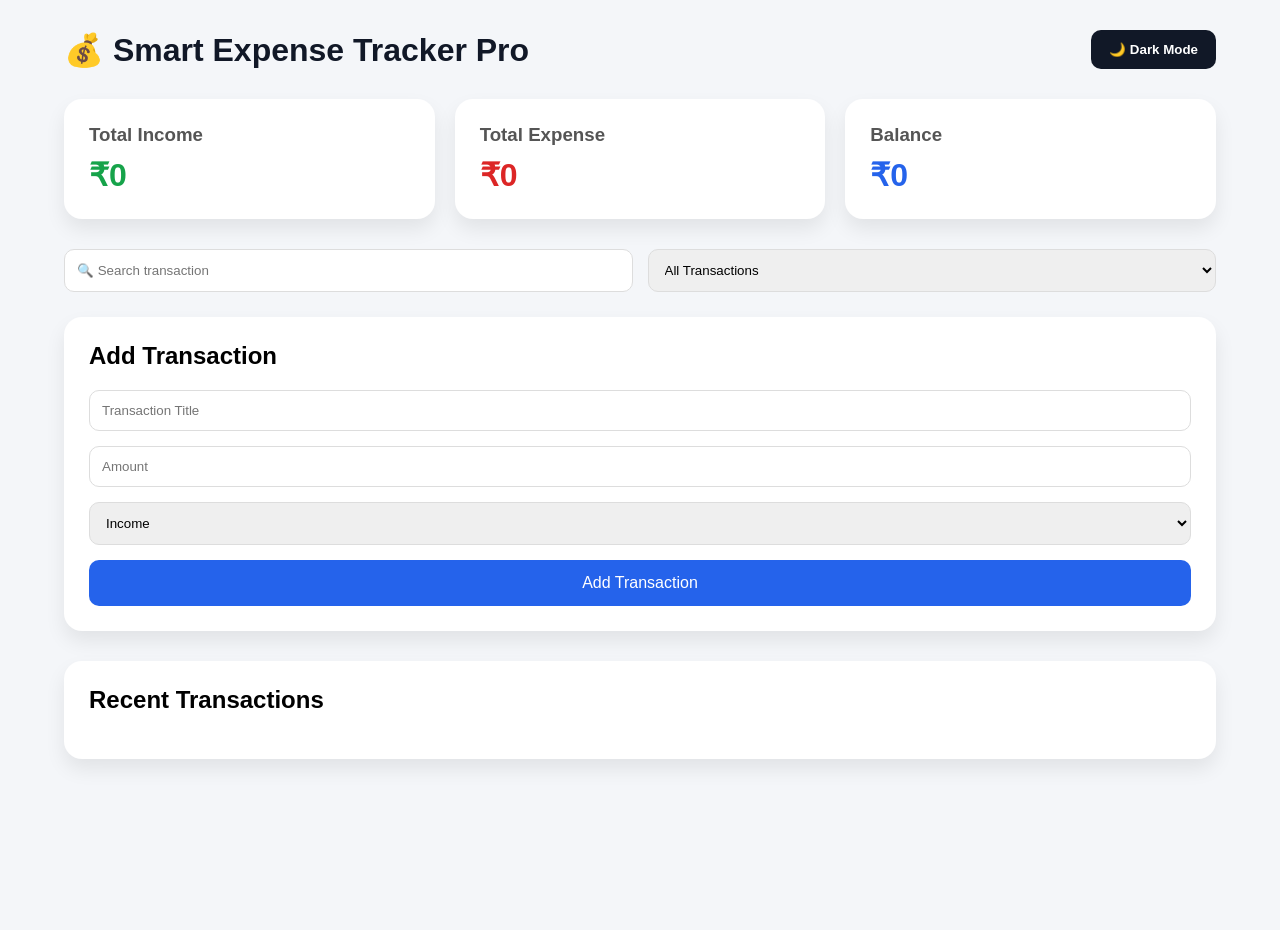
<file: index.html>
<!DOCTYPE html>
<html lang="en">

<head>

    <meta charset="UTF-8">

    <meta name="viewport"
        content="width=device-width, initial-scale=1.0">

    <title>Smart Expense Tracker Pro</title>

    <link rel="stylesheet" href="style.css">

</head>

<body>

    <div class="container">

        <header>

            <h1>💰 Smart Expense Tracker Pro</h1>

            <button id="themeBtn">
                🌙 Dark Mode
            </button>

        </header>

        <div class="dashboard">

            <div class="card income-card">

                <h3>Total Income</h3>

                <p id="income">
                    ₹0
                </p>

            </div>

            <div class="card expense-card">

                <h3>Total Expense</h3>

                <p id="expense">
                    ₹0
                </p>

            </div>

            <div class="card balance-card">

                <h3>Balance</h3>

                <p id="balance">
                    ₹0
                </p>

            </div>

        </div>

        <div class="controls">

            <input
                type="text"
                id="search"
                placeholder="🔍 Search transaction">

            <select id="filter">

                <option value="All">
                    All Transactions
                </option>

                <option value="Income">
                    Income
                </option>

                <option value="Expense">
                    Expense
                </option>

            </select>

        </div>

        <div class="form-section">

            <h2>Add Transaction</h2>

            <input
                type="text"
                id="title"
                placeholder="Transaction Title">

            <input
                type="number"
                id="amount"
                placeholder="Amount">

            <select id="type">

                <option value="Income">
                    Income
                </option>

                <option value="Expense">
                    Expense
                </option>

            </select>

            <button id="addBtn">
                Add Transaction
            </button>

        </div>

        <div class="transaction-section">

            <h2>Recent Transactions</h2>

            <ul id="transactionList">

            </ul>

        </div>

    </div>

    <script src="script.js"></script>

</body>

</html>
</file>
<file: style.css>
*{
    margin:0;
    padding:0;
    box-sizing:border-box;
    font-family:'Segoe UI',sans-serif;
}

body{
    background:#f4f6f9;
    min-height:100vh;
}

.container{
    width:90%;
    max-width:1200px;
    margin:30px auto;
}

header{
    display:flex;
    justify-content:space-between;
    align-items:center;
    margin-bottom:30px;
}

header h1{
    color:#111827;
}

#themeBtn{
    padding:12px 18px;
    border:none;
    border-radius:10px;
    cursor:pointer;
    background:#111827;
    color:white;
    font-weight:bold;
}

.dashboard{
    display:grid;
    grid-template-columns:repeat(auto-fit,minmax(250px,1fr));
    gap:20px;
    margin-bottom:30px;
}

.card{
    background:white;
    padding:25px;
    border-radius:18px;
    box-shadow:0 10px 20px rgba(0,0,0,0.08);
}

.card h3{
    margin-bottom:10px;
    color:#555;
}

.card p{
    font-size:32px;
    font-weight:bold;
}

.income-card p{
    color:#16a34a;
}

.expense-card p{
    color:#dc2626;
}

.balance-card p{
    color:#2563eb;
}

.controls{
    display:flex;
    gap:15px;
    margin-bottom:25px;
}

.controls input,
.controls select{
    flex:1;
    padding:12px;
    border:1px solid #ddd;
    border-radius:10px;
}

.form-section{
    background:white;
    padding:25px;
    border-radius:18px;
    box-shadow:0 10px 20px rgba(0,0,0,0.08);
    margin-bottom:30px;
}

.form-section h2{
    margin-bottom:20px;
}

.form-section input,
.form-section select{
    width:100%;
    padding:12px;
    margin-bottom:15px;
    border:1px solid #ddd;
    border-radius:10px;
}

#addBtn{
    width:100%;
    padding:14px;
    border:none;
    border-radius:10px;
    background:#2563eb;
    color:white;
    font-size:16px;
    cursor:pointer;
}

#addBtn:hover{
    background:#1d4ed8;
}

.transaction-section{
    background:white;
    padding:25px;
    border-radius:18px;
    box-shadow:0 10px 20px rgba(0,0,0,0.08);
}

.transaction-section h2{
    margin-bottom:20px;
}

#transactionList{
    list-style:none;
}

#transactionList li{
    display:flex;
    justify-content:space-between;
    align-items:center;
    padding:15px;
    margin-bottom:10px;
    border-radius:10px;
    background:#f8fafc;
}

.action-buttons button{
    margin-left:8px;
    padding:8px 12px;
    border:none;
    border-radius:6px;
    color:white;
    cursor:pointer;
}

.edit-btn{
    background:#f59e0b;
}

.delete-btn{
    background:#ef4444;
}

.dark{
    background:#111827;
    color:white;
}

.dark .card,
.dark .form-section,
.dark .transaction-section{
    background:#1f2937;
    color:white;
}

.dark input,
.dark select{
    background:#374151;
    color:white;
    border:none;
}

.dark #transactionList li{
    background:#374151;
}

@media(max-width:768px){

    .controls{
        flex-direction:column;
    }

    header{
        flex-direction:column;
        gap:15px;
    }

    #transactionList li{
        flex-direction:column;
        gap:10px;
        align-items:flex-start;
    }
}
</file>
